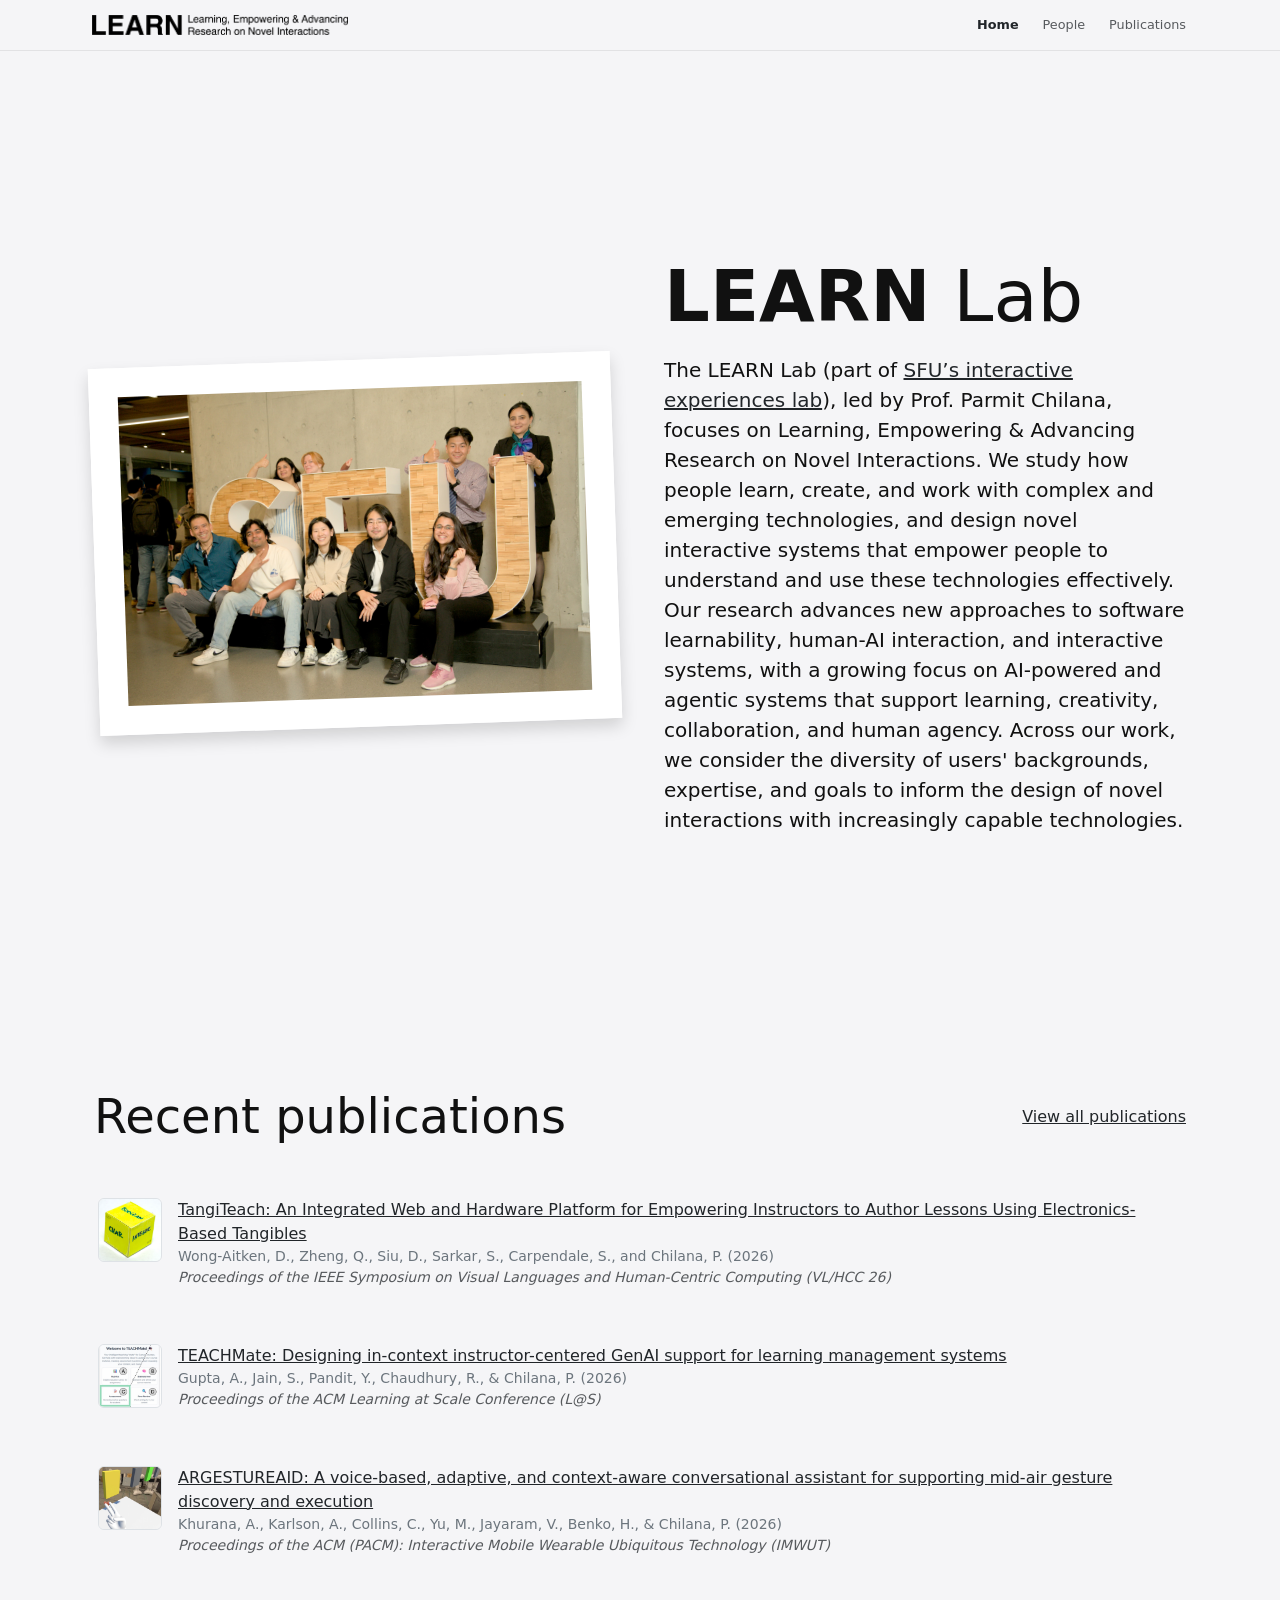
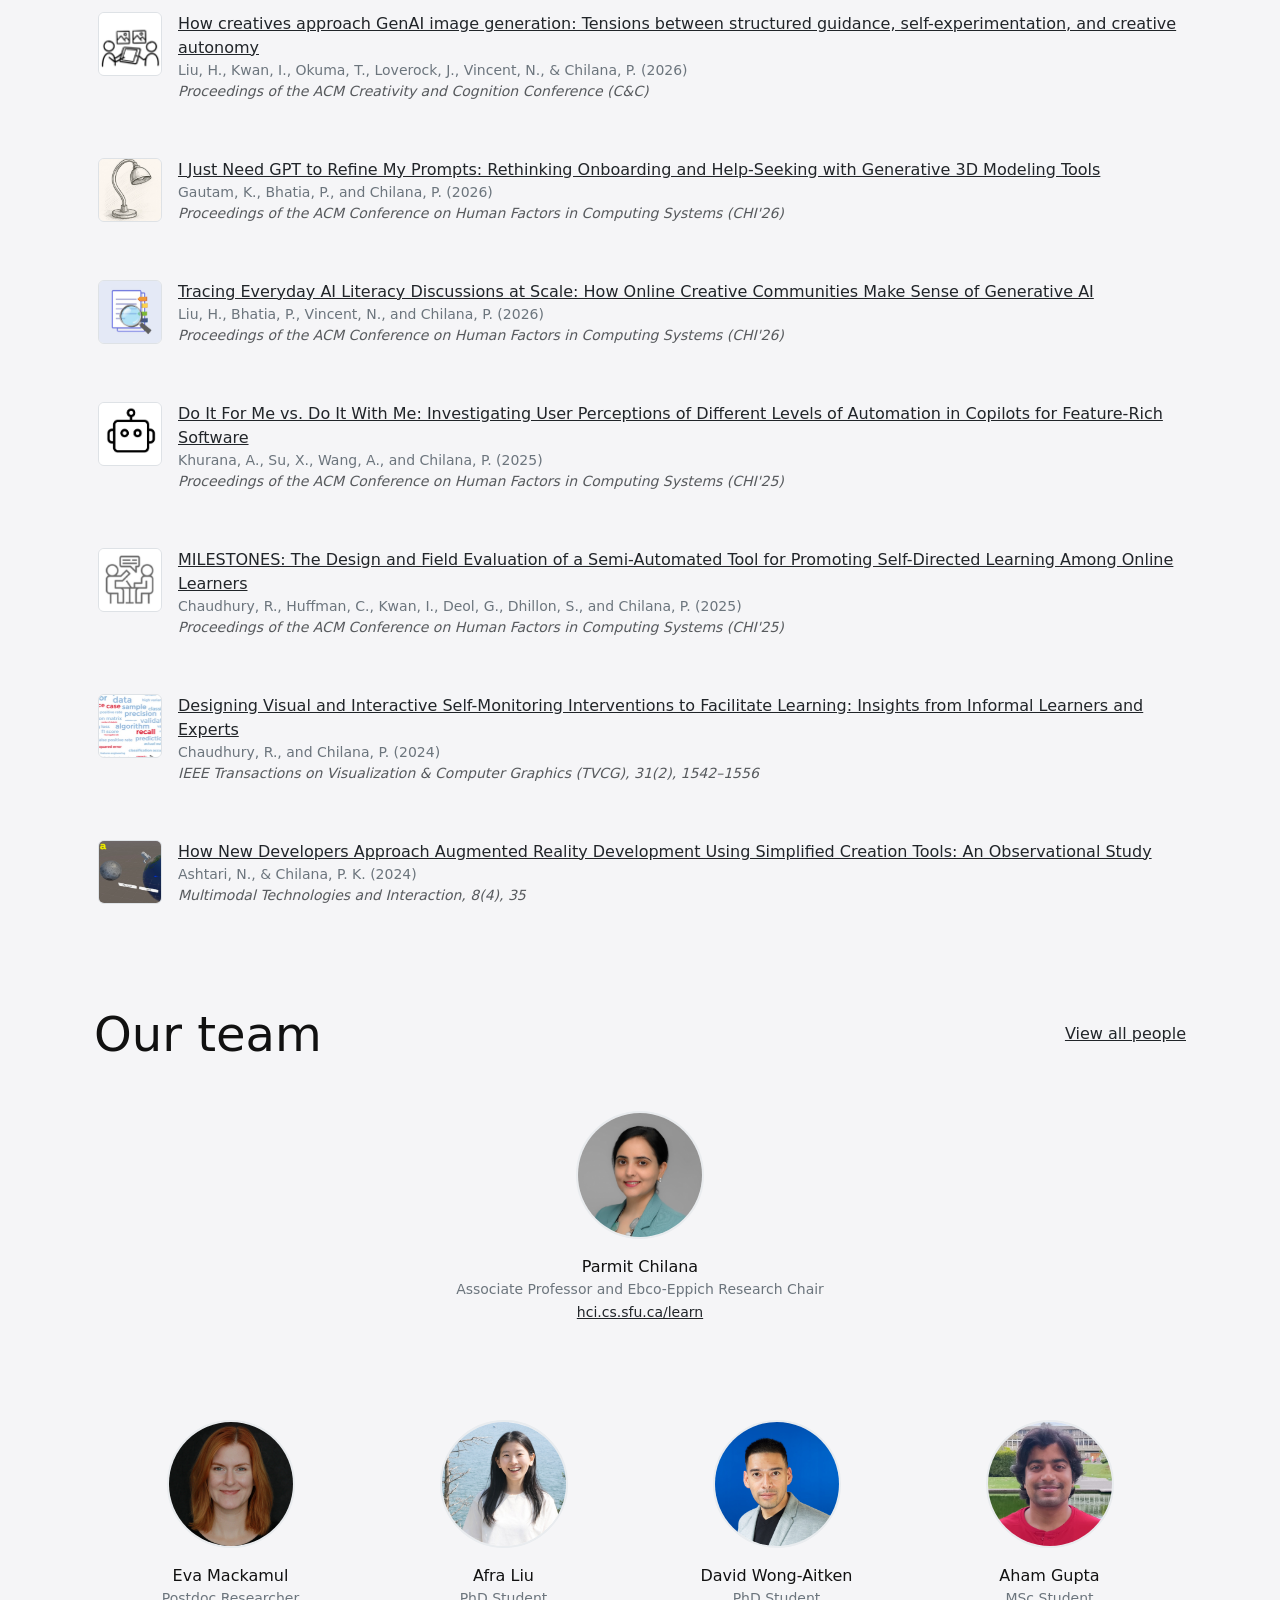
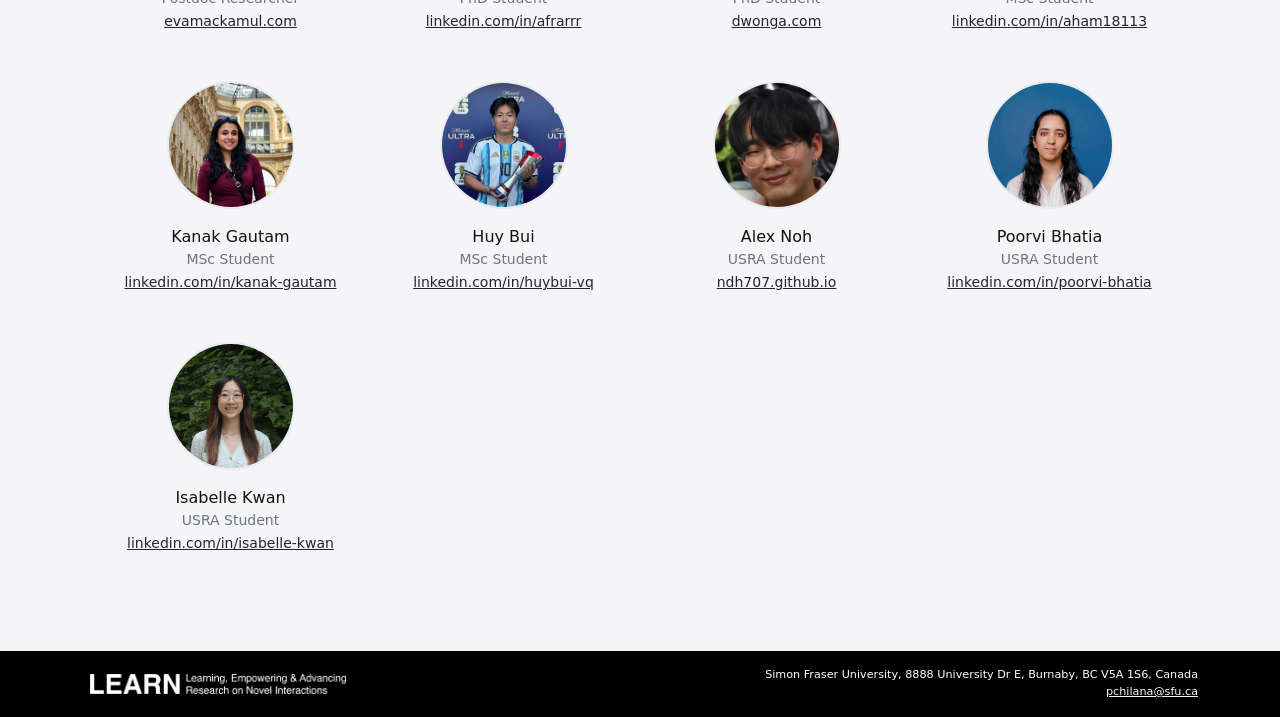
<file: index.html>
<!DOCTYPE html>
<html lang="en">

<head>
  <meta charset="UTF-8">
  <meta name="viewport" content="width=device-width, initial-scale=1.0">
  <title>LEARN Lab</title>
  <link rel="stylesheet" href="/assets/vendor/bootstrap-5.3.8-dist/bootstrap.min.css">
  <link rel="stylesheet" href="/css/style.css">
  <!-- Components -->
  <script type="module" src="/js/components/NavBar.js"></script>
  <script type="module" src="/js/components/PublicationCard.js"></script>
  <script type="module" src="/js/components/ProfileCard.js"></script>
  <script type="module" src="/js/components/SiteFooter.js"></script>
  <!-- Main -->
  <script type="module" src="/index.js"></script>
</head>

<body>
  <nav-bar page="home"></nav-bar>
  <main class="pt-5">
    <!-- Hero -->
    <section id="hero" class="container d-flex align-items-center justify-content-center"
      style="padding: 16vw 0;">
      <div class="row align-items-center g-5 w-100">
        <div class="col-lg-6 d-flex justify-content-center justify-content-lg-start px-6">
          <div class="d-inline-block bg-white p-2 p-sm-4 border border-white border-5 shadow"
            style="transform: rotate(-2deg);">
            <img src="/assets/img/hero.jpg" alt="Hero image" class="img-fluid d-block">
          </div>
        </div>
        <div class="col-lg-6">
          <h1 class="display-2 mb-3">
            <span class="fw-semibold">LEARN</span> Lab
          </h1>
          <p class="lead mb-0">
            The LEARN Lab (part of <a href="https://ixlab.cs.sfu.ca/" target="_blank" rel="noopener noreferrer" class="link-dark link-opacity-100 link-opacity-75-hover">SFU’s interactive experiences lab</a>), led by Prof. Parmit Chilana, focuses on Learning, Empowering & Advancing Research on Novel Interactions. We study how people learn, create, and work with complex and emerging technologies, and design novel interactive systems that empower people to understand and use these technologies effectively. Our research advances new approaches to software learnability, human-AI interaction, and interactive systems, with a growing focus on AI-powered and agentic systems that support learning, creativity, collaboration, and human agency. Across our work, we consider the diversity of users' backgrounds, expertise, and goals to inform the design of novel interactions with increasingly capable technologies.
          </p>
        </div>
      </div>
    </section>
    <!-- Recent publications -->
    <section id="recent-publications"
      class="container d-flex flex-column align-items-center justify-content-start py-5 px-0">
      <div class="pub-list row align-items-center g-5 w-100">
        <div
          class="d-flex flex-column flex-md-row justify-content-md-between align-items-start align-items-md-center gap-2">
          <h2 class="display-5 fw-medium mb-0">Recent publications</h2>
          <a href="/publications/" class="link-dark link-opacity-100 link-opacity-75-hover fw-medium">View all publications</a>
        </div>
        <!-- Publication cards -->
      </div>
    </section>
    <!-- Our team -->
    <section id="our-team" class="container d-flex flex-column align-items-center justify-content-start py-5 px-0">
      <div class="row align-items-center justify-content-center g-5 w-100">
        <div
          class="d-flex flex-column flex-md-row justify-content-md-between align-items-center gap-2">
          <h2 class="display-5 fw-medium mb-0">Our team</h2>
          <a href="/people/" class="link-dark link-opacity-100 link-opacity-75-hover fw-medium">View all people</a>
        </div>
        <!-- Prof. Chilana -->
        <div class="team-featured d-flex justify-content-center"></div>
        <!-- Everyone else -->
        <div class="team-grid row row-cols-1 row-cols-sm-2 row-cols-md-4 g-5"></div>
      </div>
    </section>
  </main>
  <site-footer></site-footer>
  <script src="/assets/vendor/bootstrap-5.3.8-dist/bootstrap.bundle.min.js"></script>
</body>

</html>
</file>
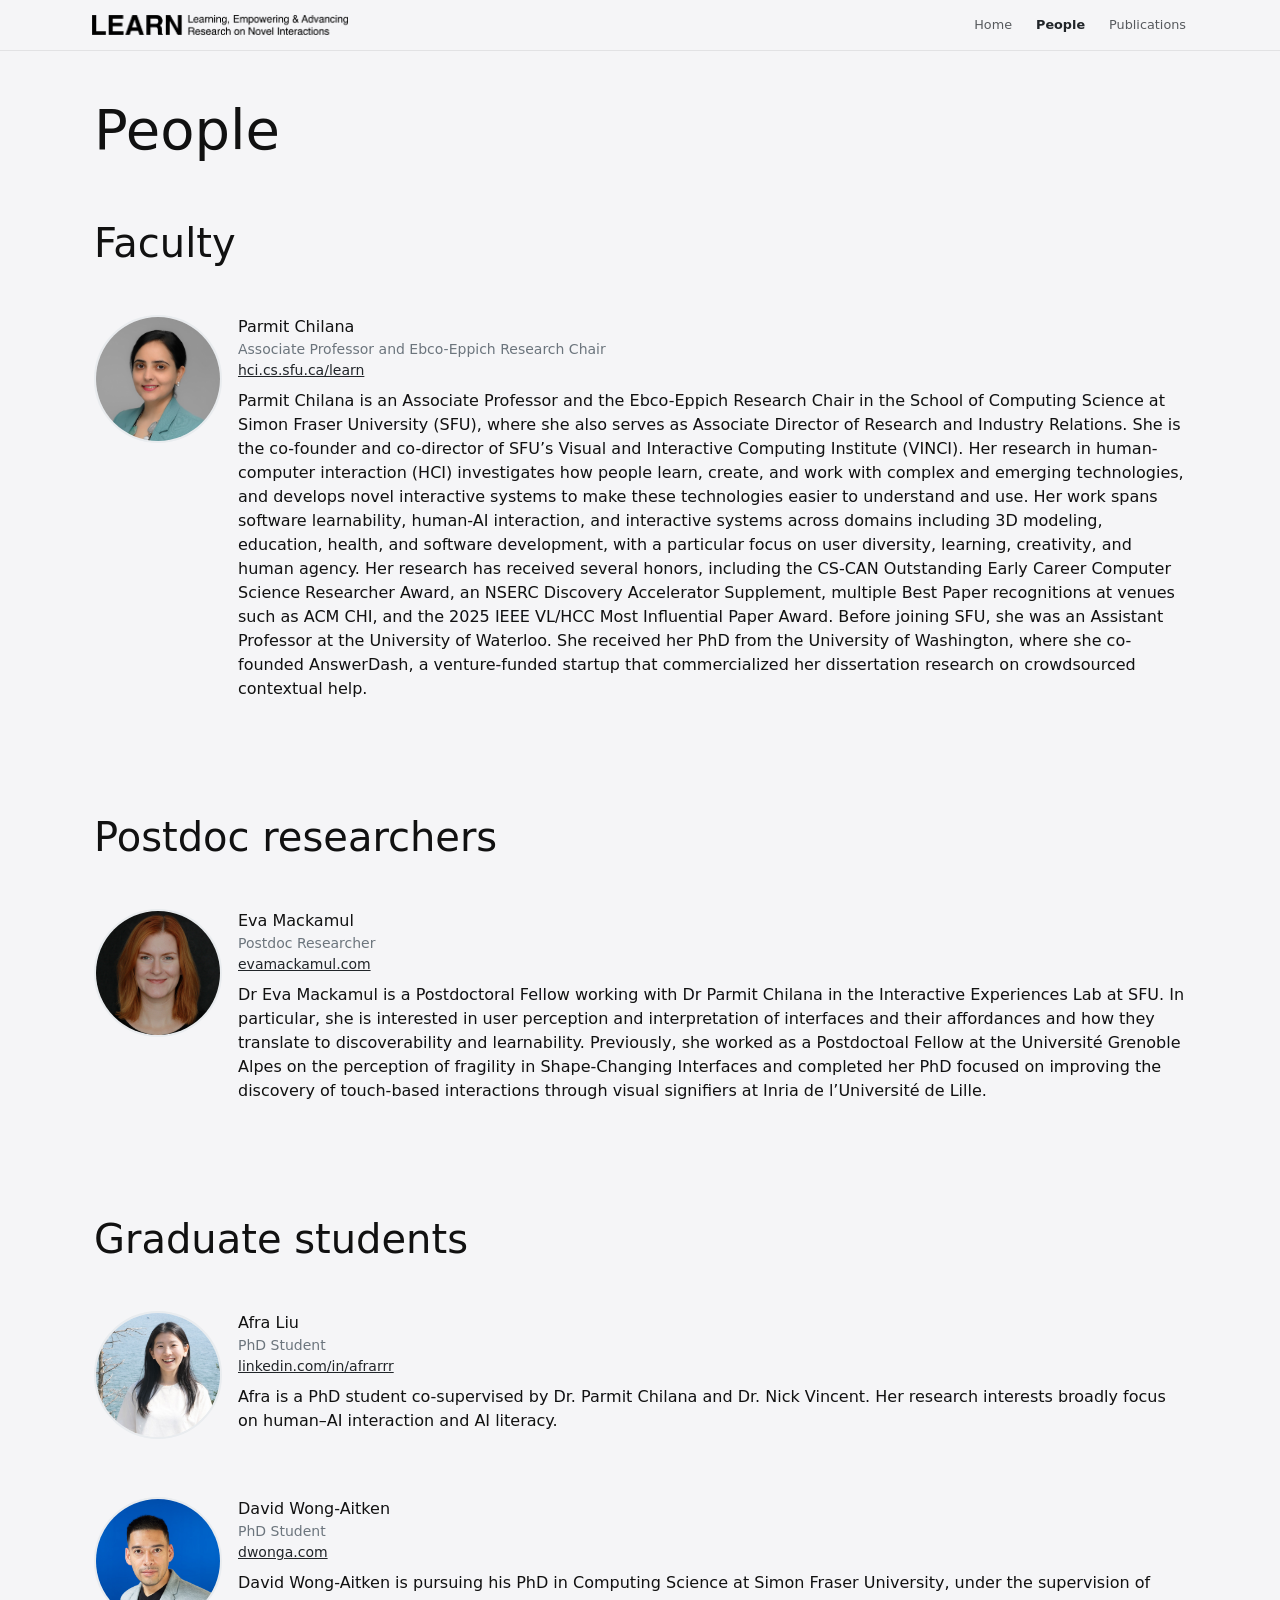
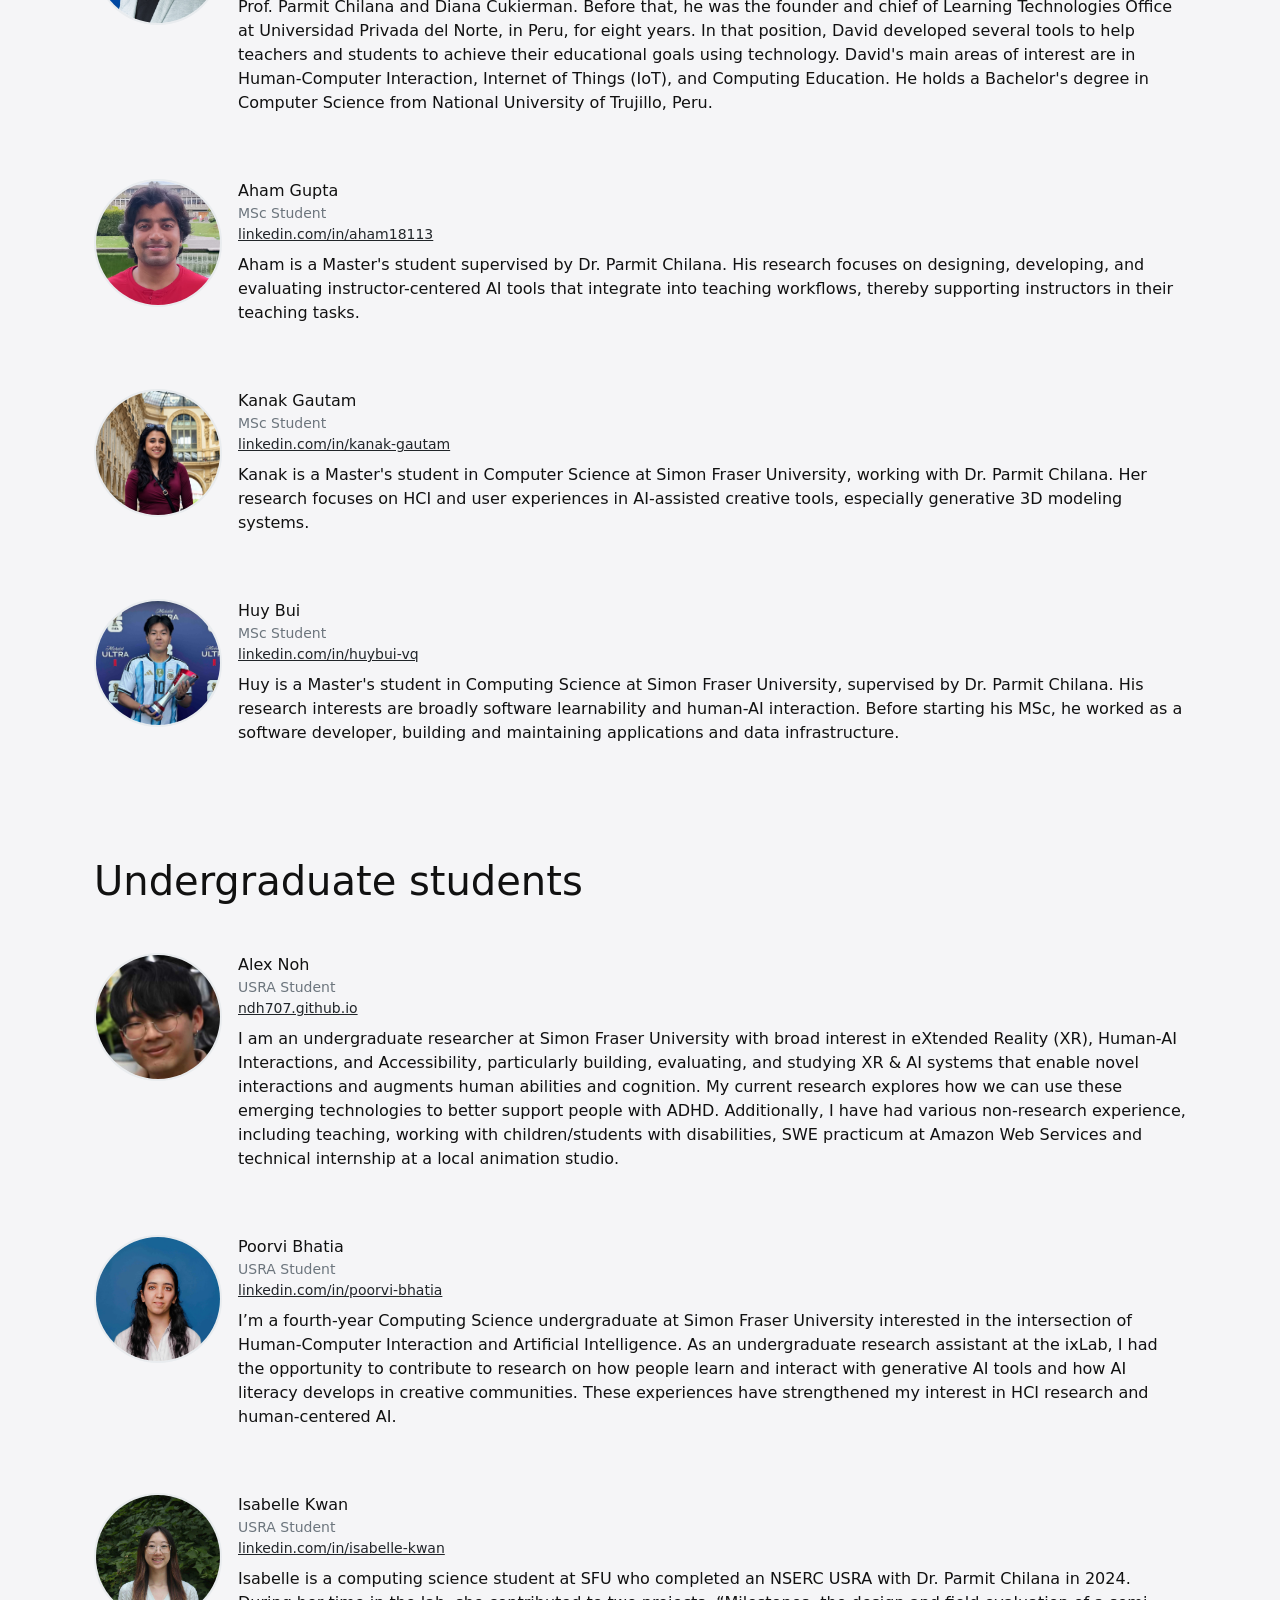
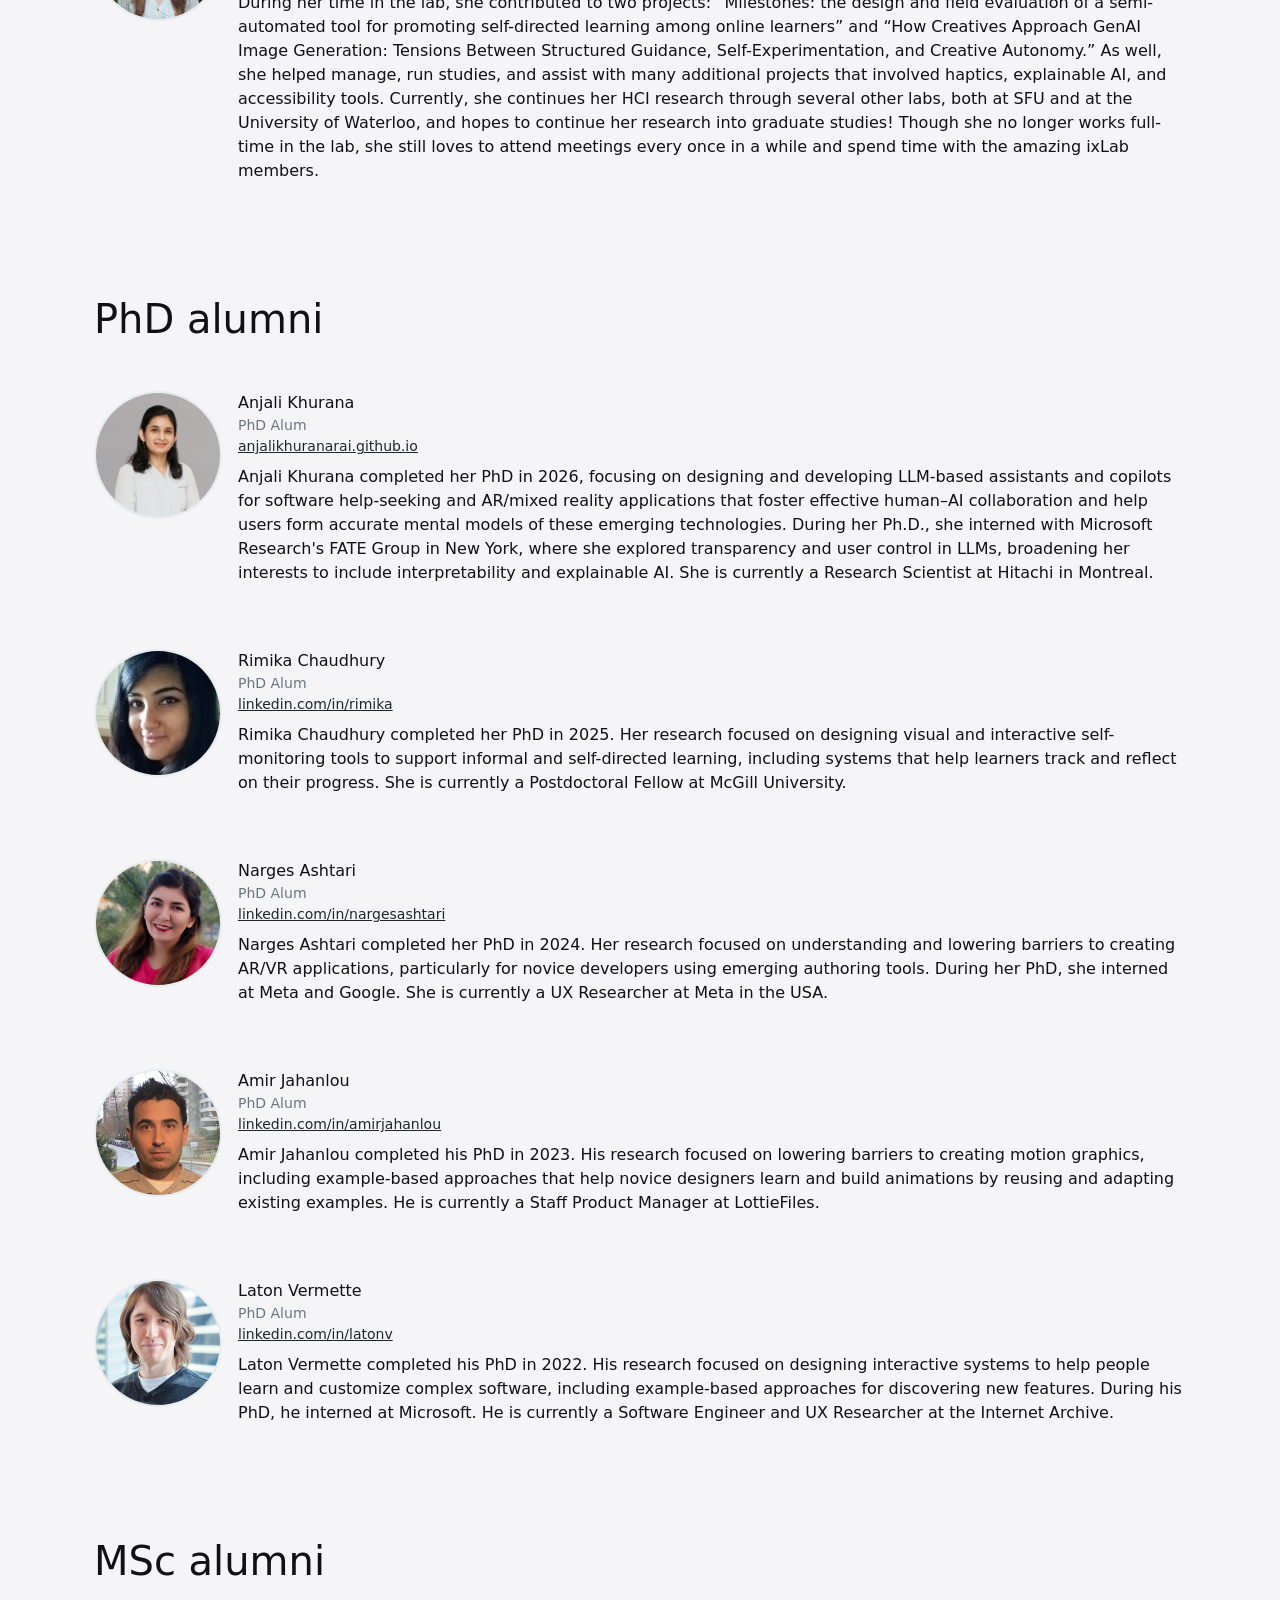
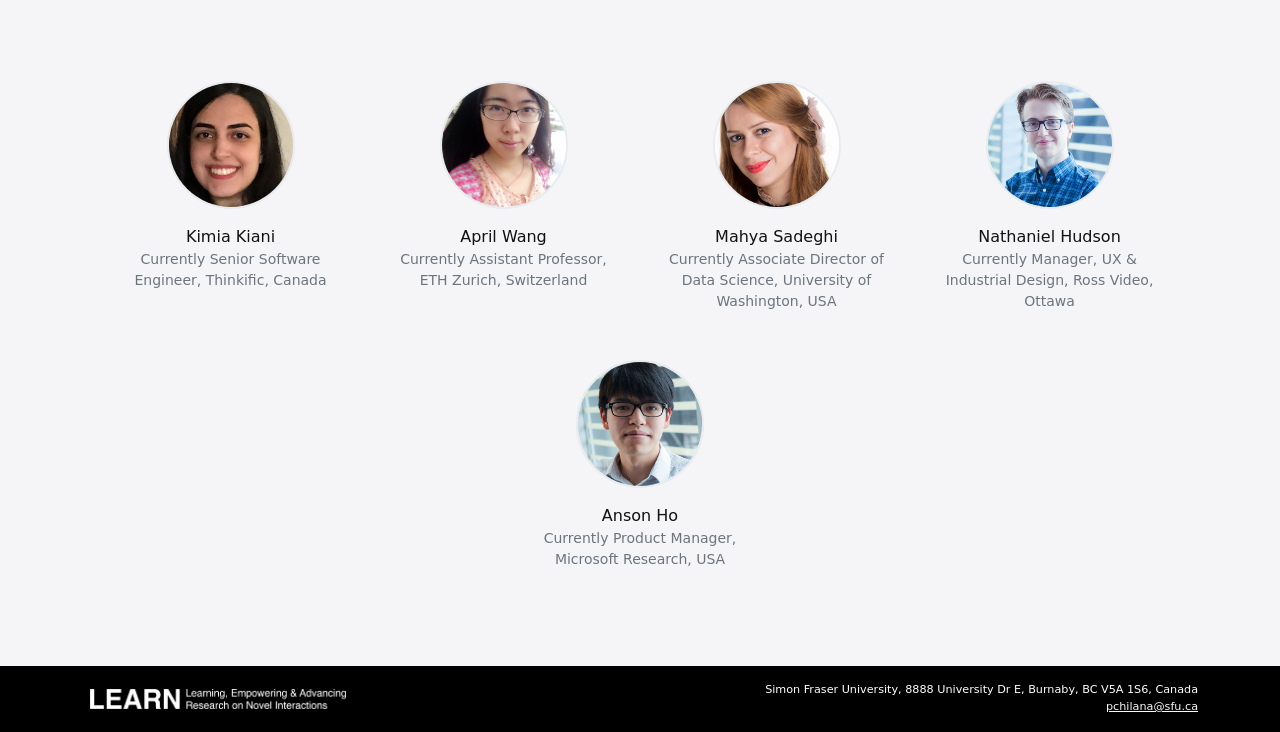
<file: people/index.html>
<!DOCTYPE html>
<html lang="en">

<head>
  <meta charset="UTF-8">
  <meta name="viewport" content="width=device-width, initial-scale=1.0">
  <title>People - LEARN Lab</title>
  <link rel="stylesheet" href="/assets/vendor/bootstrap-5.3.8-dist/bootstrap.min.css">
  <link rel="stylesheet" href="/css/style.css">
  <script type="module" src="/js/components/NavBar.js"></script>
  <script type="module" src="/js/components/SiteFooter.js"></script>
  <script type="module" src="/js/components/ProfileBio.js"></script>
  <script type="module" src="/js/components/ProfileCard.js"></script>
  <script type="module" src="people.js"></script>
</head>

<body>
  <nav-bar page="people"></nav-bar>
  <main class="pt-5">
    <div class="container d-flex flex-column align-items-center justify-content-start pt-5 px-0">
      <div class="row align-items-center justify-content-center g-5 w-100">
        <h1 class="display-4 fw-medium">People</h1>
      </div>
    </div>

    <section id="faculty" class="container d-flex flex-column align-items-center justify-content-start py-5 px-0">
      <div class="row align-items-center justify-content-center g-5 w-100">
        <h2 class="h1 fw-medium mb-0 text-center text-md-start">Faculty</h2>
        <div class="members-list d-flex flex-column gap-5"></div>
      </div>
    </section>

    <section id="postdoc" class="container d-flex flex-column align-items-center justify-content-start py-5 px-0">
      <div class="row align-items-center justify-content-center g-5 w-100">
          <h2 class="h1 fw-medium mb-0 text-center text-md-start">Postdoc researchers</h2>
          <div class="members-list d-flex flex-column gap-5"></div>
      </div>
    </section>

    <section id="graduate" class="container d-flex flex-column align-items-center justify-content-start py-5 px-0">
      <div class="row align-items-center justify-content-center g-5 w-100">
        <h2 class="h1 fw-medium mb-0 text-center text-md-start">Graduate students</h2>
        <div class="members-list d-flex flex-column gap-5"></div>
      </div>
    </section>

    <section id="undergrad" class="container d-flex flex-column align-items-center justify-content-start py-5 px-0">
      <div class="row align-items-center justify-content-center g-5 w-100">
        <h2 class="h1 fw-medium mb-0 text-center text-md-start">Undergraduate students</h2>
        <div class="members-list d-flex flex-column gap-5"></div>
      </div>
    </section>

    <section id="phd-alumni" class="container d-flex flex-column align-items-center justify-content-start py-5 px-0">
      <div class="row align-items-center justify-content-center g-5 w-100">
        <h2 class="h1 fw-medium mb-0 text-center text-md-start">PhD alumni</h2>
        <div class="members-list d-flex flex-column gap-5"></div>
      </div>
    </section>

    <section id="msc-alumni" class="container d-flex flex-column align-items-center justify-content-start py-5 px-0">
      <div class="row align-items-center justify-content-center g-5 w-100">
        <h2 class="h1 fw-medium mb-0 text-center text-md-start">MSc alumni</h2>
        <div class="members-list row row-cols-1 row-cols-sm-2 row-cols-md-4 g-5 justify-content-center"></div>
      </div>
    </section>

    <section id="other" class="container d-flex flex-column align-items-center justify-content-start py-5 px-0">
      <div class="row align-items-center justify-content-center g-5 w-100">
        <h2 class="h1 fw-medium mb-0 text-center text-md-start">Other</h2>
        <div class="members-list row row-cols-1 row-cols-sm-2 row-cols-md-4 g-5 justify-content-center"></div>
      </div>
    </section>
  </main>

  <site-footer></site-footer>
  <script src="/assets/vendor/bootstrap-5.3.8-dist/bootstrap.bundle.min.js"></script>
</body>

</html>
</file>
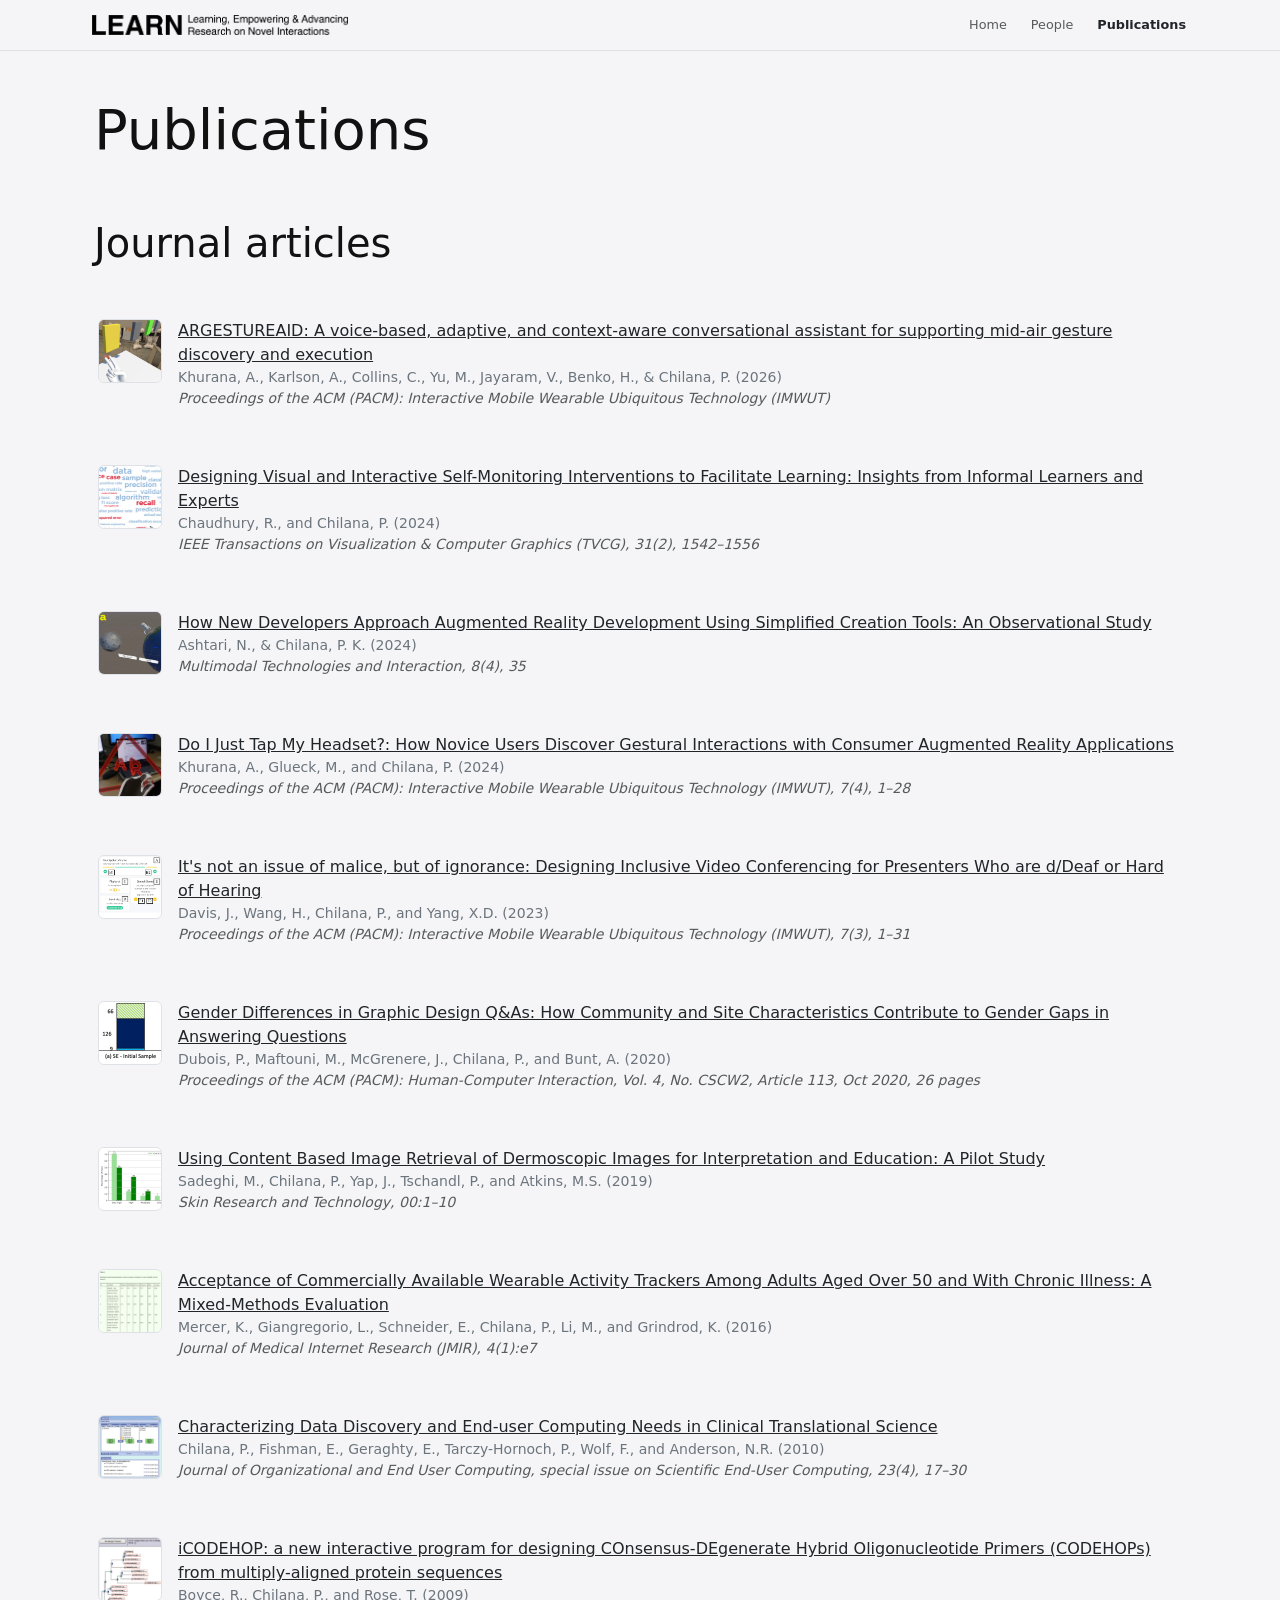
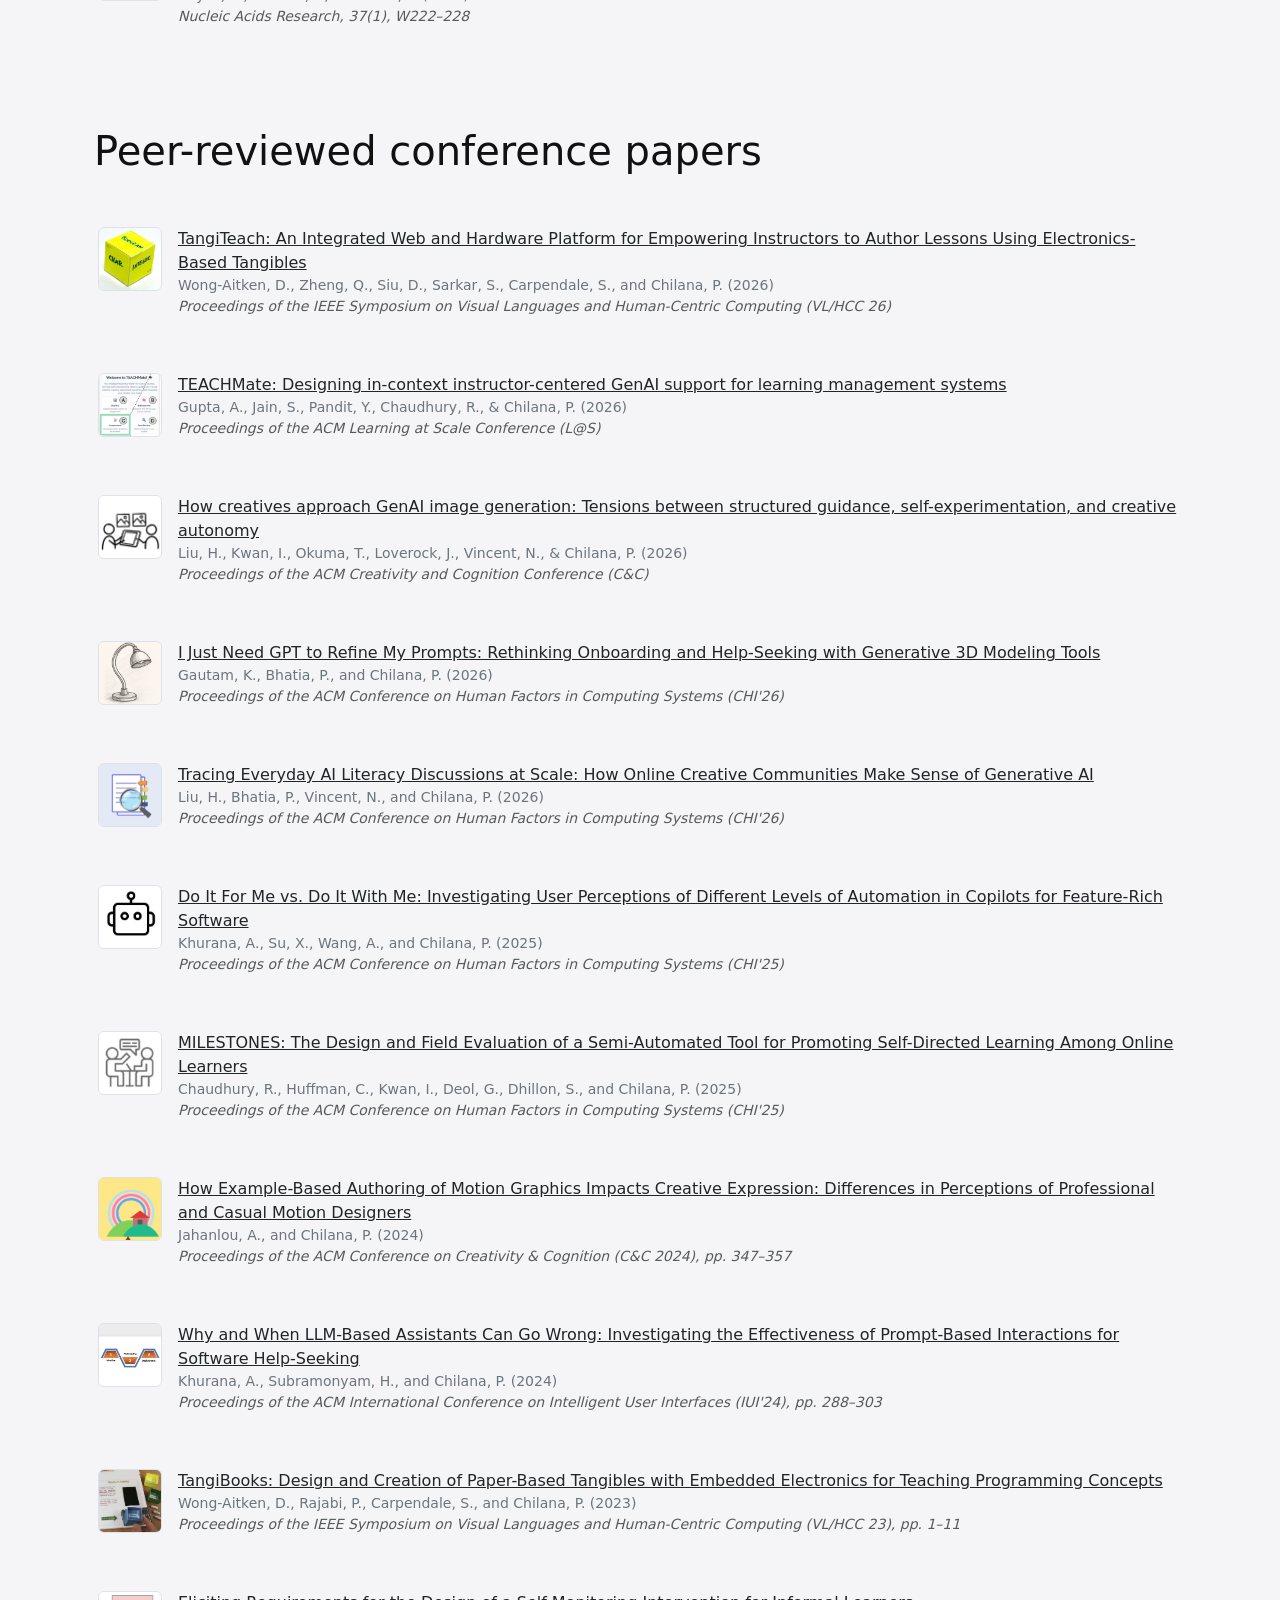
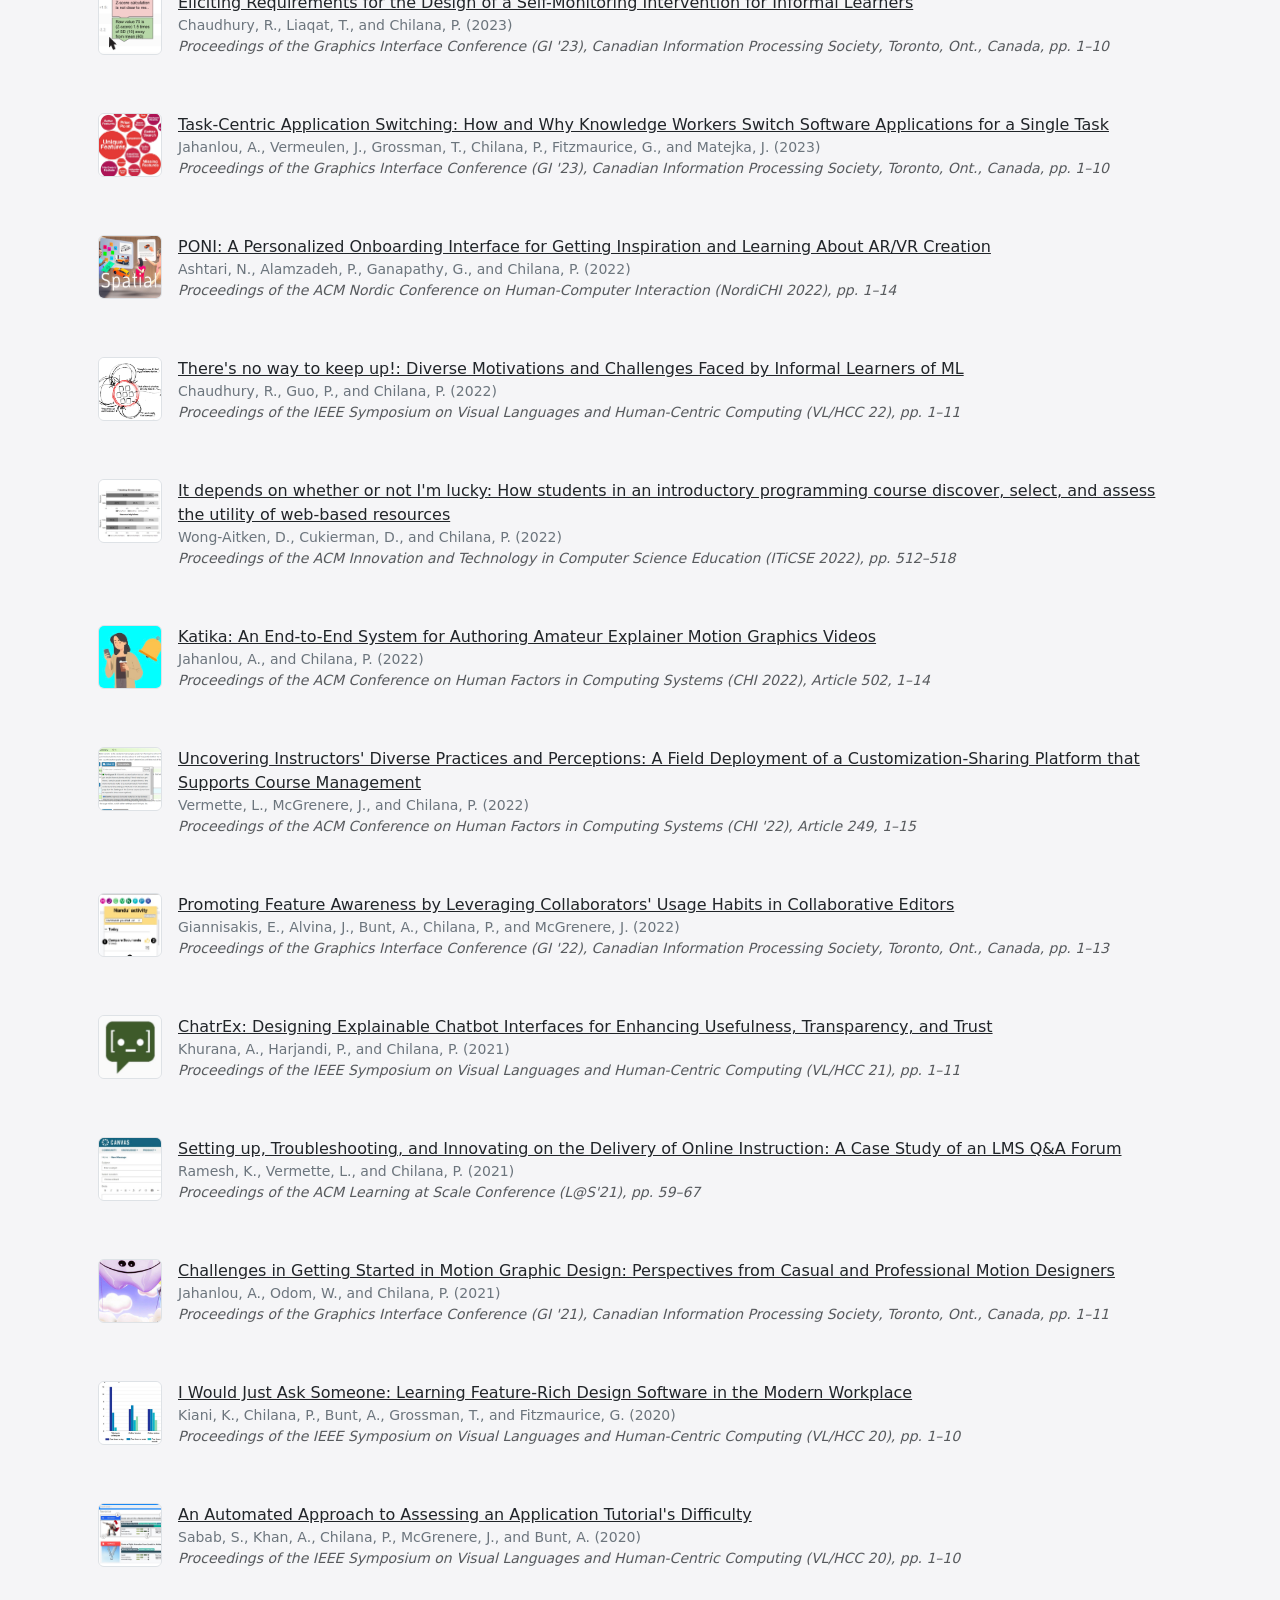
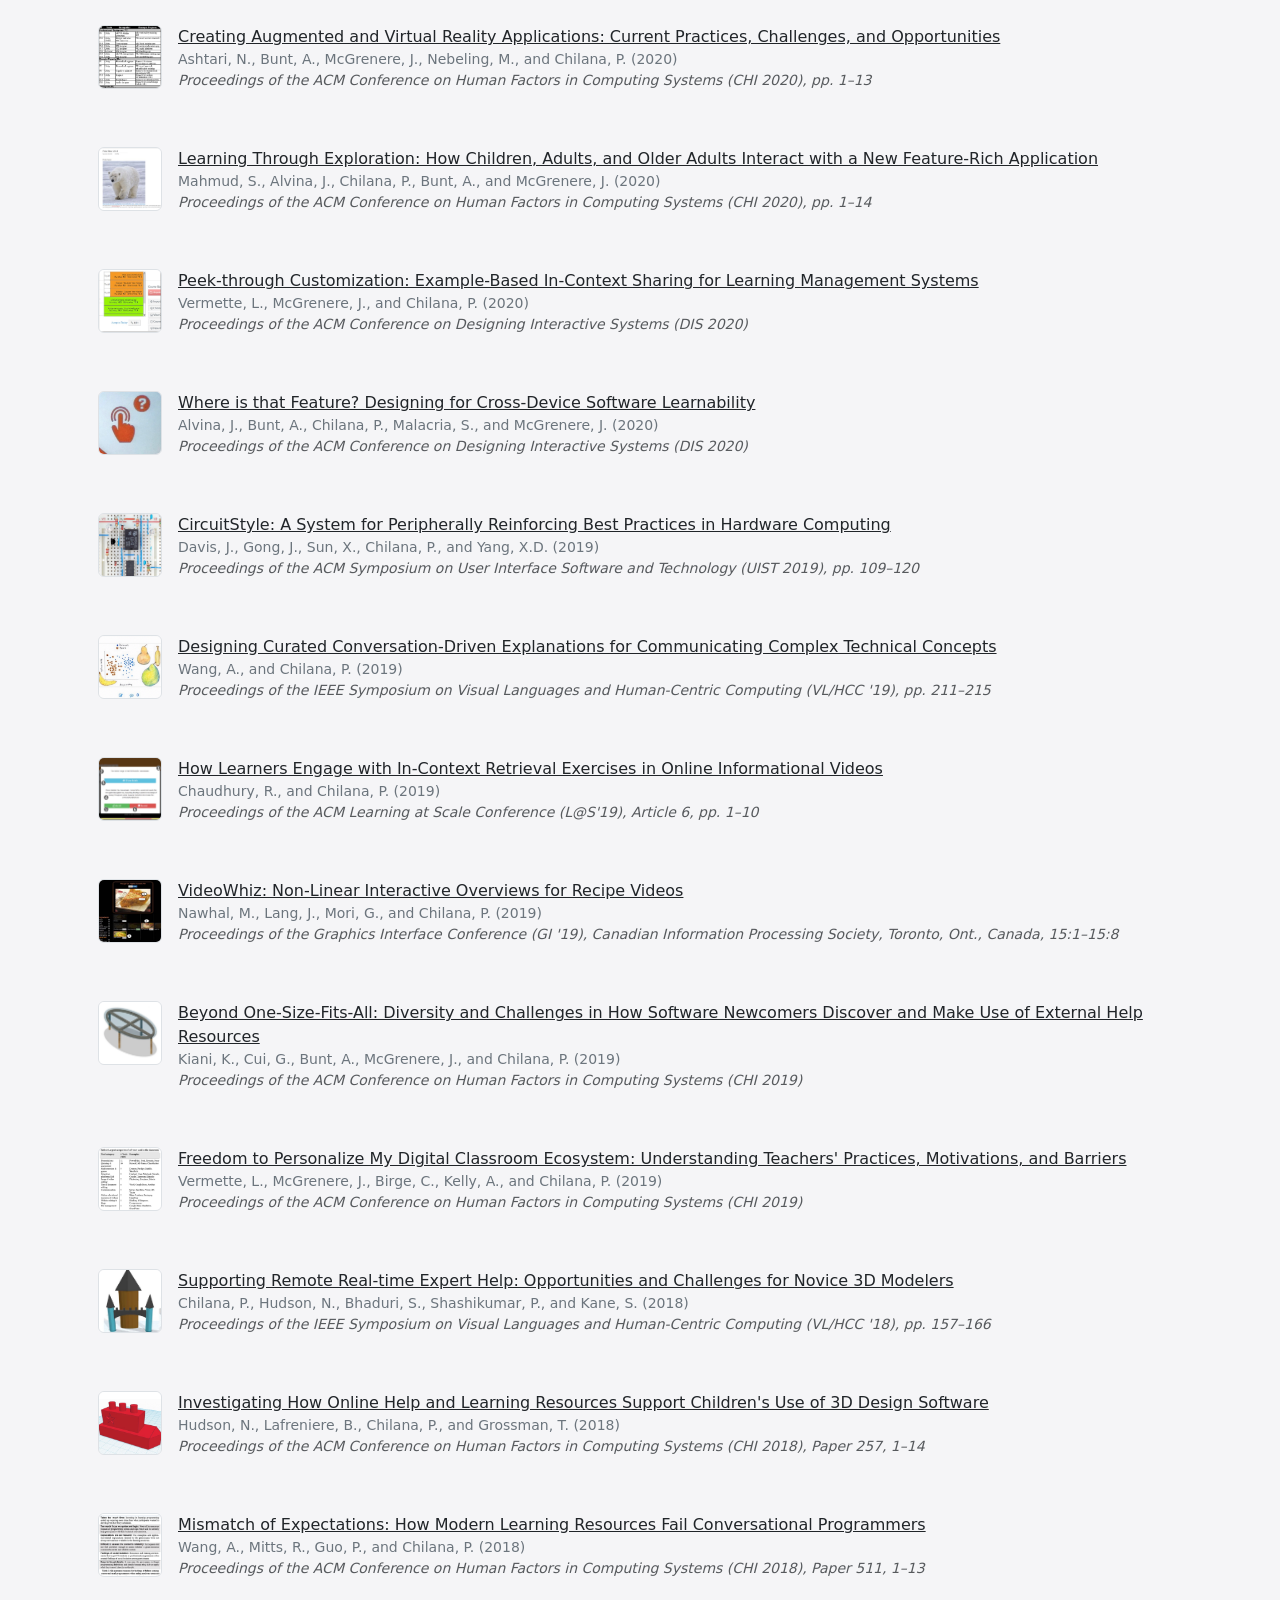
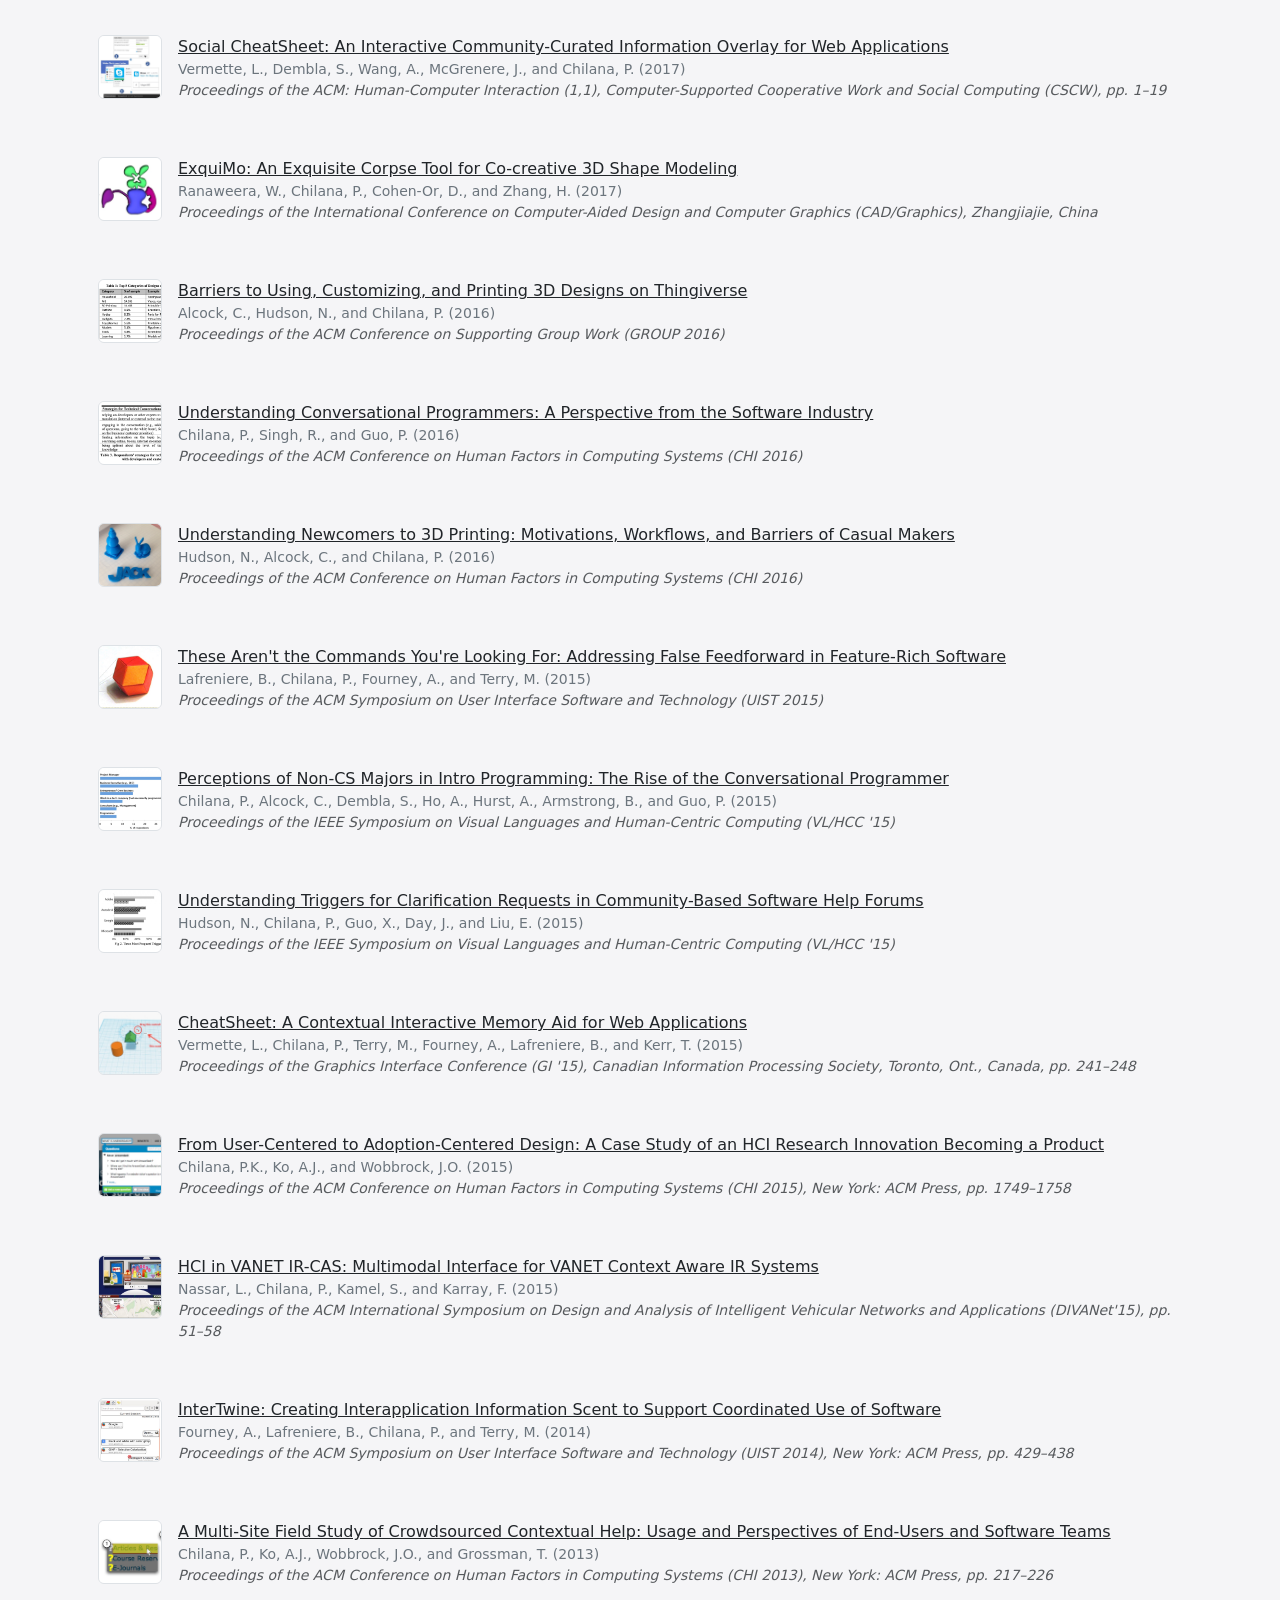
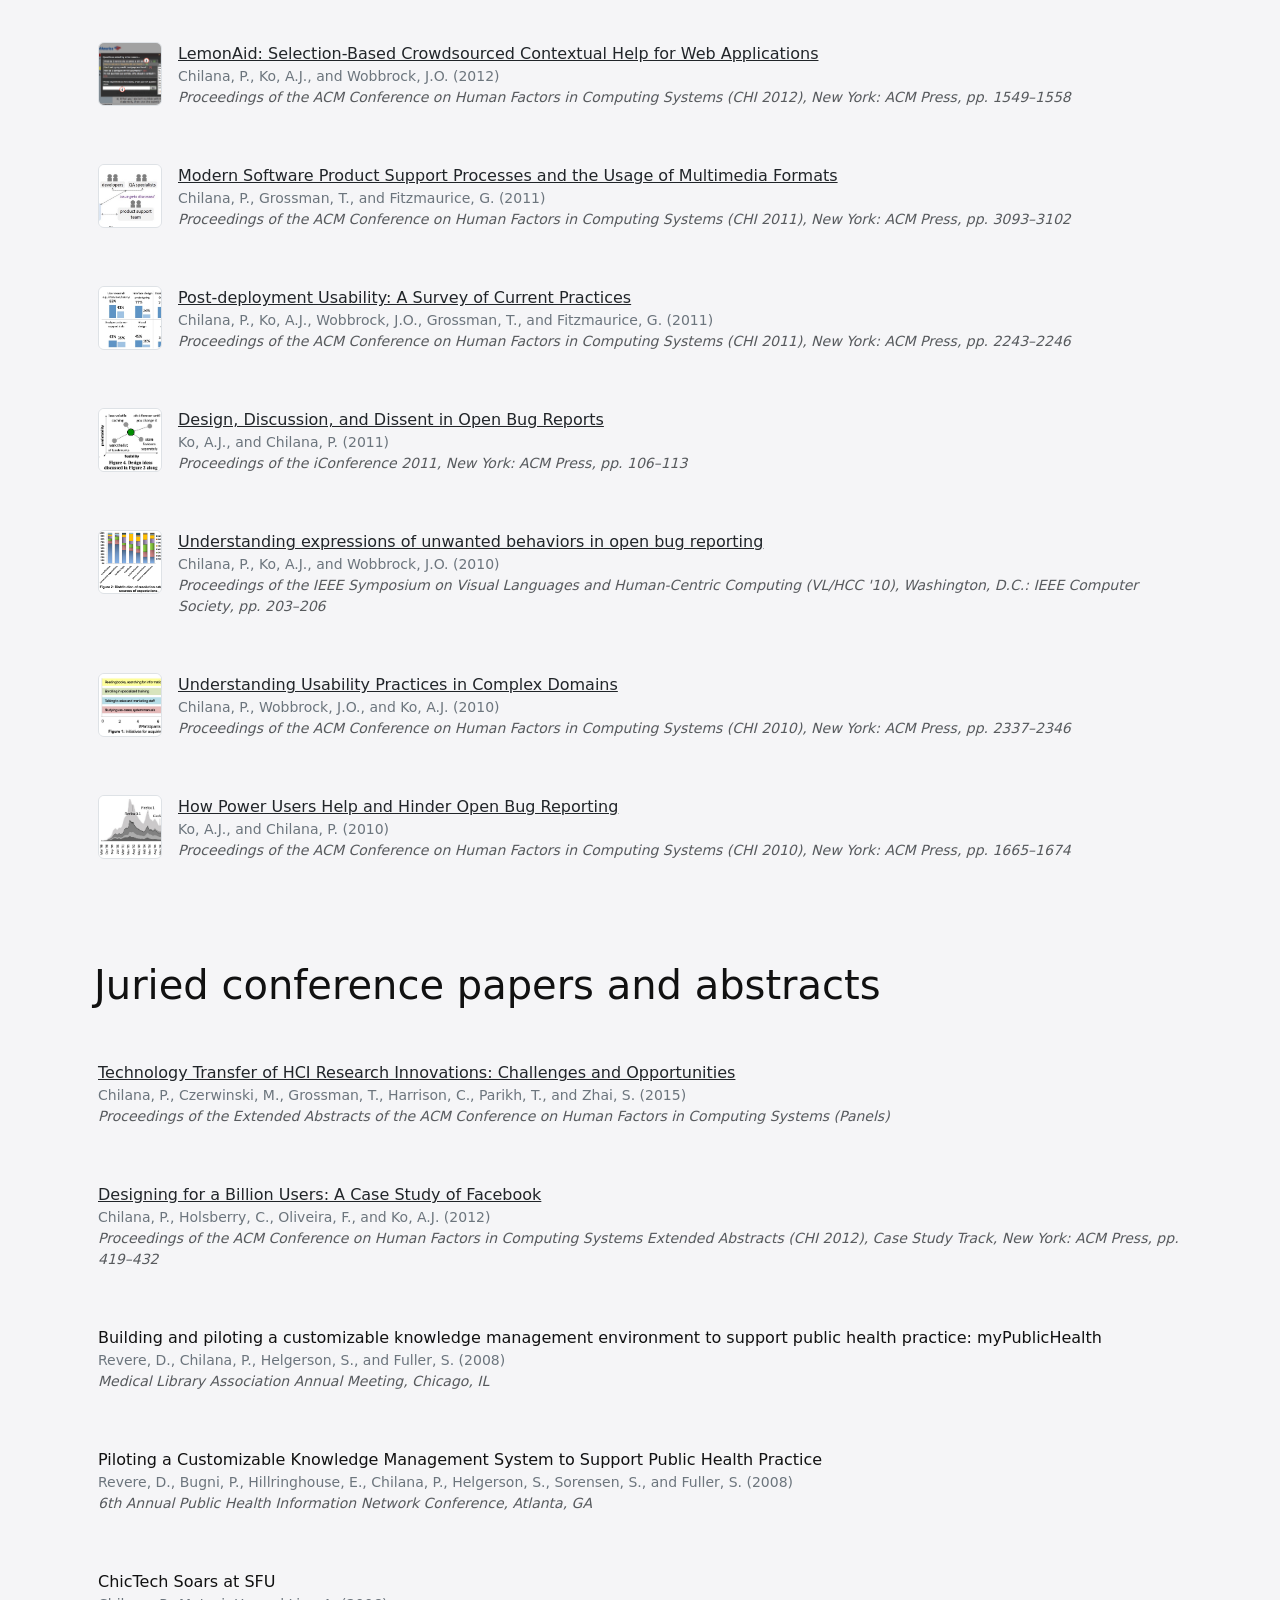
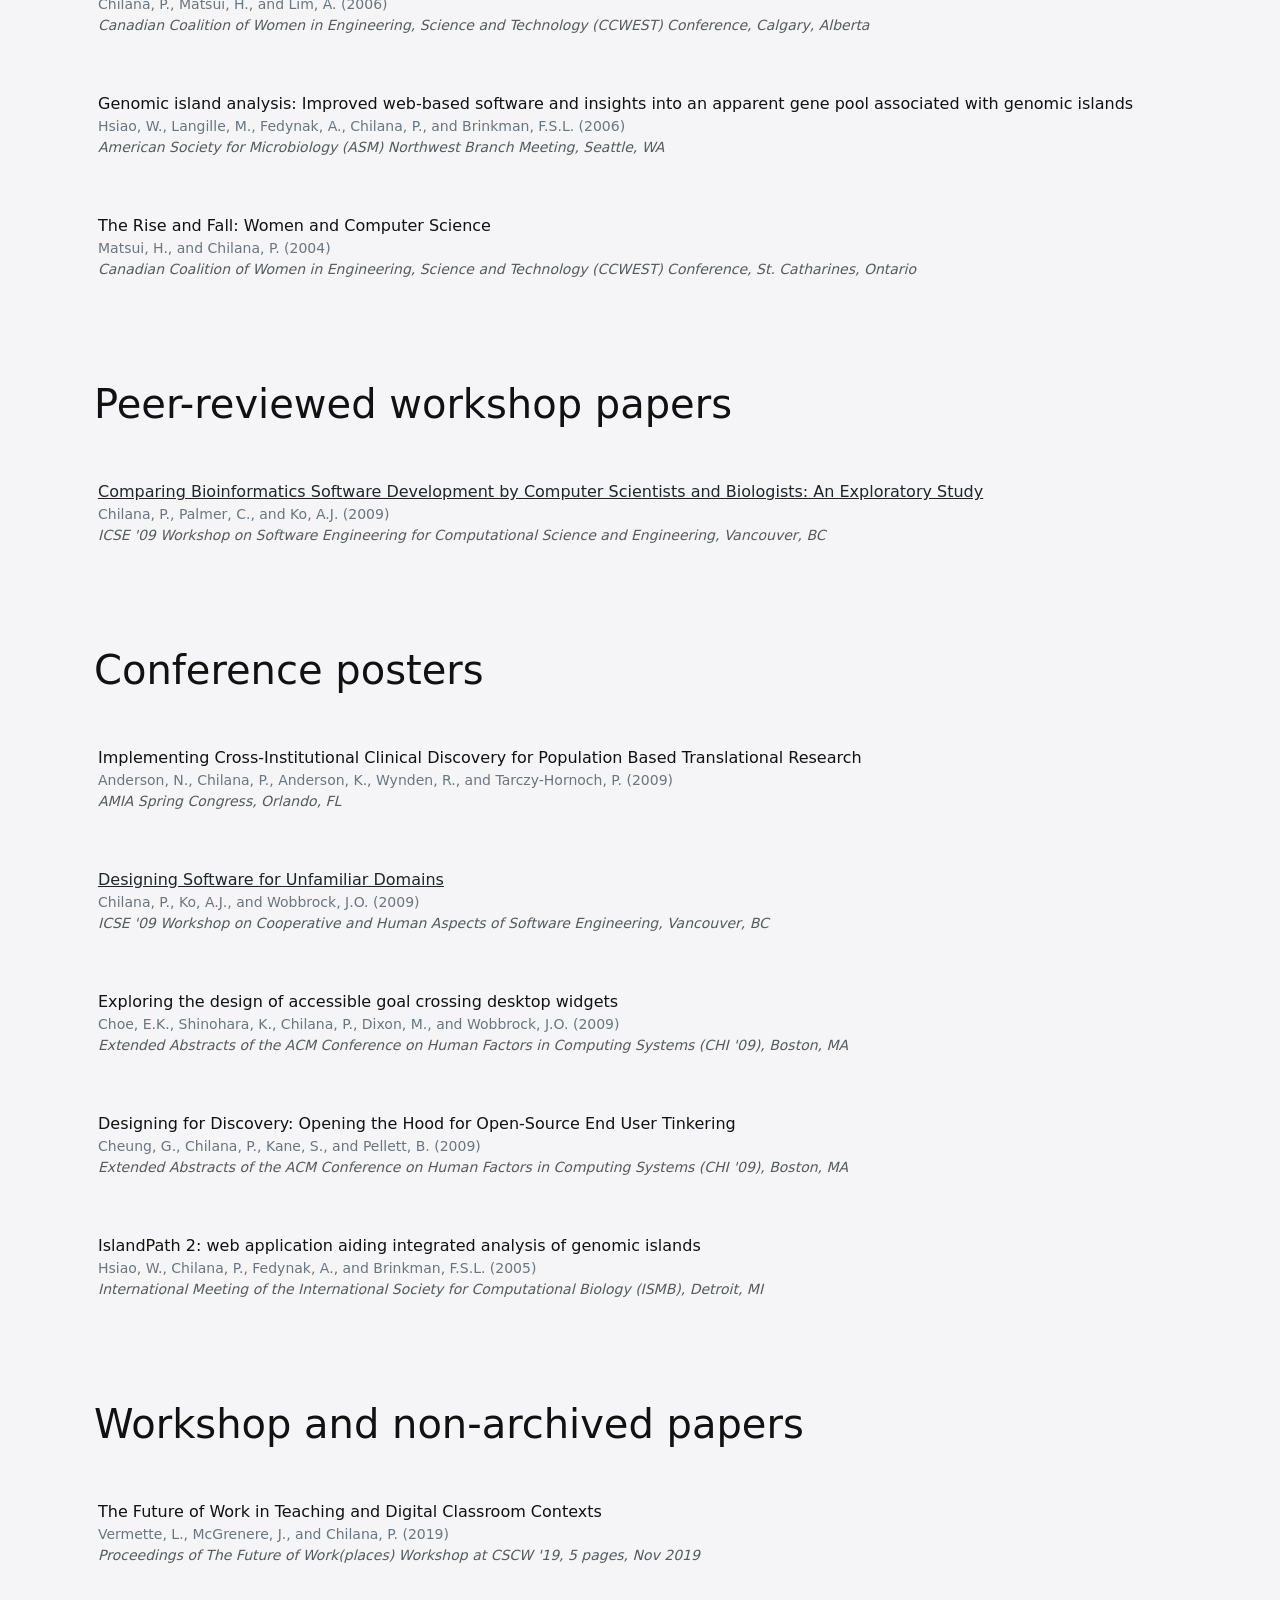
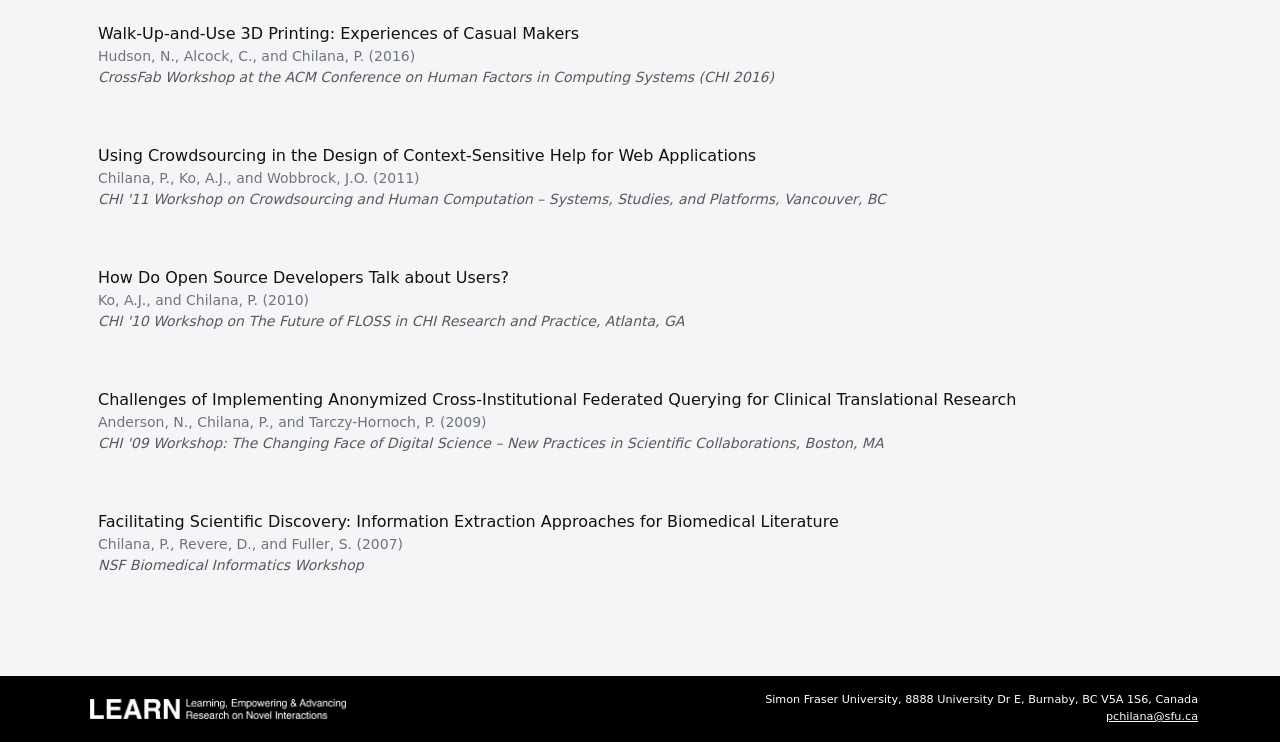
<file: publications/index.html>
<!DOCTYPE html>
<html lang="en">

<head>
  <meta charset="UTF-8">
  <meta name="viewport" content="width=device-width, initial-scale=1.0">
  <title>Publications - LEARN Lab</title>
  <link rel="stylesheet" href="/assets/vendor/bootstrap-5.3.8-dist/bootstrap.min.css">
  <link rel="stylesheet" href="/css/style.css">
  <script type="module" src="/js/components/NavBar.js"></script>
  <script type="module" src="/js/components/SiteFooter.js"></script>
  <script type="module" src="/js/components/PublicationCard.js"></script>
  <script type="module" src="publications.js"></script>
</head>

<body>
  <nav-bar page="publications"></nav-bar>
  <main class="pt-5">

    <div class="container d-flex flex-column align-items-center justify-content-start pt-5 px-0">
      <div class="row align-items-center justify-content-center g-5 w-100">
        <h1 class="display-4 fw-medium">Publications</h1>
      </div>
    </div>

    <section id="journal" class="container d-flex flex-column align-items-center justify-content-start py-5 px-0">
      <div class="row align-items-center justify-content-center g-5 w-100">
        <h2 class="h1 fw-medium mb-0 text-start">Journal articles</h2>
        <div class="pub-list d-flex flex-column gap-5"></div>
      </div>
    </section>

    <section id="conference" class="container d-flex flex-column align-items-center justify-content-start py-5 px-0">
      <div class="row align-items-center justify-content-center g-5 w-100">
        <h2 class="h1 fw-medium mb-0 text-start">Peer-reviewed conference papers</h2>
        <div class="pub-list d-flex flex-column gap-5"></div>
      </div>
    </section>

    <section id="juried" class="container d-flex flex-column align-items-center justify-content-start py-5 px-0">
      <div class="row align-items-center justify-content-center g-5 w-100">
        <h2 class="h1 fw-medium mb-0 text-start">Juried conference papers and abstracts</h2>
        <div class="pub-list d-flex flex-column gap-5"></div>
      </div>
    </section>

    <section id="workshop_peer_reviewed" class="container d-flex flex-column align-items-center justify-content-start py-5 px-0">
      <div class="row align-items-center justify-content-center g-5 w-100">
        <h2 class="h1 fw-medium mb-0 text-start">Peer-reviewed workshop papers</h2>
        <div class="pub-list d-flex flex-column gap-5"></div>
      </div>
    </section>

    <section id="poster" class="container d-flex flex-column align-items-center justify-content-start py-5 px-0">
      <div class="row align-items-center justify-content-center g-5 w-100">
        <h2 class="h1 fw-medium mb-0 text-start">Conference posters</h2>
        <div class="pub-list d-flex flex-column gap-5"></div>
      </div>
    </section>

    <section id="workshop_non_archived" class="container d-flex flex-column align-items-center justify-content-start py-5 px-0">
      <div class="row align-items-center justify-content-center g-5 w-100">
        <h2 class="h1 fw-medium mb-0 text-start">Workshop and non-archived papers</h2>
        <div class="pub-list d-flex flex-column gap-5"></div>
      </div>
    </section>

  </main>
  <site-footer></site-footer>
  <script src="/assets/vendor/bootstrap-5.3.8-dist/bootstrap.bundle.min.js"></script>
</body>

</html>
</file>
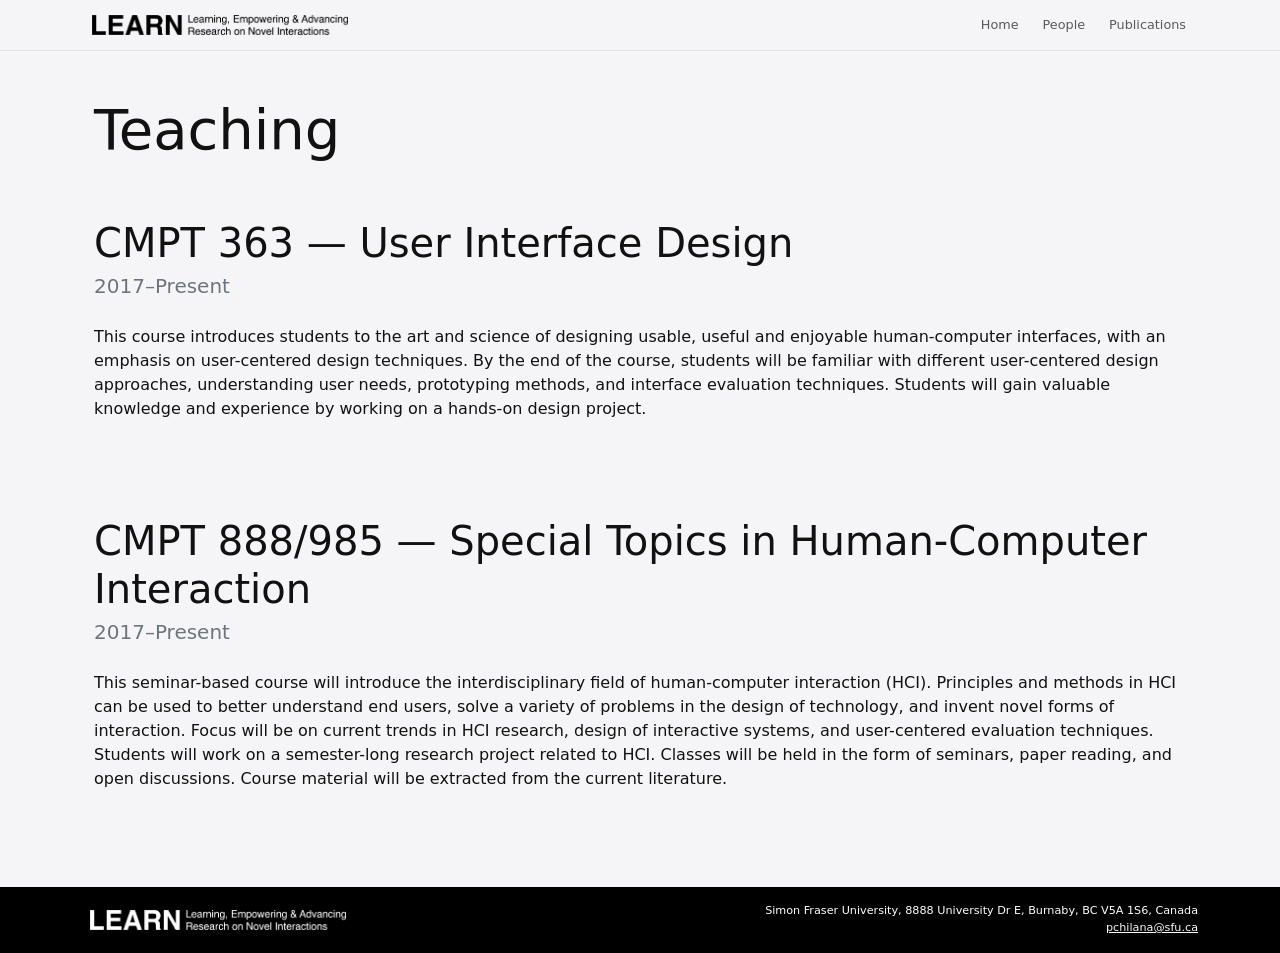
<file: teaching/index.html>
<!DOCTYPE html>
<html lang="en">

<head>
  <meta charset="UTF-8">
  <meta name="viewport" content="width=device-width, initial-scale=1.0">
  <title>Teaching - LEARN Lab</title>
  <link rel="stylesheet" href="/assets/vendor/bootstrap-5.3.8-dist/bootstrap.min.css">
  <link rel="stylesheet" href="/css/style.css">
  <script type="module" src="/js/components/NavBar.js"></script>
  <script type="module" src="/js/components/SiteFooter.js"></script>
</head>

<body>
  <nav-bar page="teaching"></nav-bar>
  <main class="pt-5">

    <div class="container d-flex flex-column align-items-center justify-content-start pt-5 px-0">
      <div class="row align-items-center justify-content-center g-5 w-100">
        <h1 class="display-4 fw-medium">Teaching</h1>
      </div>
    </div>

    <section id="cmpt363" class="container d-flex flex-column align-items-center justify-content-start py-5 px-0">
      <div class="row align-items-center justify-content-center g-5 w-100">
        <div>
          <h2 class="h1 fw-medium mb-1 text-center text-md-start">CMPT 363 — User Interface Design</h2>
          <p class="text-secondary fs-5 text-center text-md-start mb-4">2017–Present</p>
          <p class="mb-0">This course introduces students to the art and science of designing usable, useful and
            enjoyable human-computer interfaces, with an emphasis on user-centered design techniques. By the end of the
            course, students will be familiar with different user-centered design approaches, understanding user needs,
            prototyping methods, and interface evaluation techniques. Students will gain valuable knowledge and
            experience by working on a hands-on design project.</p>
        </div>
      </div>
    </section>

    <section id="cmpt888" class="container d-flex flex-column align-items-center justify-content-start py-5 px-0">
      <div class="row align-items-center justify-content-center g-5 w-100">
        <div>
          <h2 class="h1 fw-medium mb-1 text-center text-md-start">CMPT 888/985 — Special Topics in Human-Computer
            Interaction</h2>
          <p class="text-secondary fs-5 text-center text-md-start mb-4">2017–Present</p>
          <p class="mb-0">This seminar-based course will introduce the interdisciplinary field of human-computer
            interaction (HCI). Principles and methods in HCI can be used to better understand end users, solve a variety
            of problems in the design of technology, and invent novel forms of interaction. Focus will be on current
            trends in HCI research, design of interactive systems, and user-centered evaluation techniques. Students
            will work on a semester-long research project related to HCI. Classes will be held in the form of seminars,
            paper reading, and open discussions. Course material will be extracted from the current literature.</p>
        </div>
      </div>
    </section>

  </main>
  <site-footer></site-footer>
  <script src="/assets/vendor/bootstrap-5.3.8-dist/bootstrap.bundle.min.js"></script>
</body>

</html>
</file>
<file: css/style.css>
@import url("navbar.css");

:root {
  color-scheme: light;
}

* {
  scroll-behavior: smooth;
}

body {
  margin: 0;
  color: #111;
  background-color: #F5F5F7;
  min-height: 100vh;
  display: flex;
  flex-direction: column;
}

main {
  flex: 1;
}
</file>
